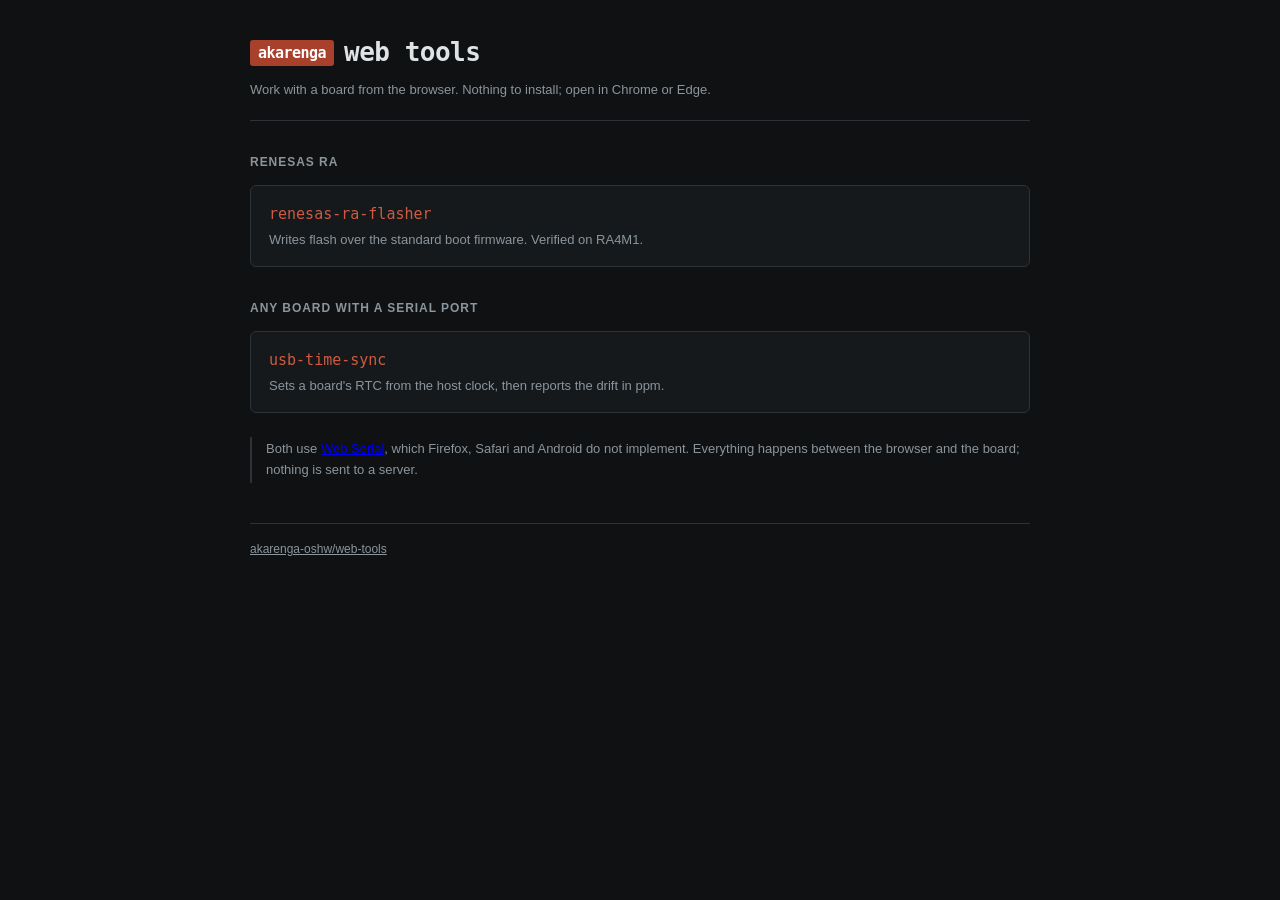
<file: index.html>
<!doctype html>
<html lang="en">
<head>
<meta charset="utf-8">
<meta name="viewport" content="width=device-width, initial-scale=1">
<title>web tools — akarenga-oshw</title>
<style>
  :root{
    --ink:#0f1113;
    --panel:#16191c;
    --panel-2:#1d2125;
    --line:#2c3237;
    --text:#dfe3e6;
    --dim:#8b959c;
    --brick:#a8402c;      /* red brick (akarenga) */
    --brick-lit:#d05a41;
    --mono: ui-monospace, "SF Mono", "Cascadia Mono", "Roboto Mono", "Noto Sans Mono CJK JP", Menlo, monospace;
    --ui: "Helvetica Neue", Arial, "Hiragino Sans", "Noto Sans JP", sans-serif;
  }
  *{box-sizing:border-box}
  body{
    margin:0; background:var(--ink); color:var(--text);
    font-family:var(--ui); font-size:14px; line-height:1.6;
  }
  .wrap{max-width:820px; margin:0 auto; padding:32px 20px 64px}

  header{border-bottom:1px solid var(--line); padding-bottom:20px; margin-bottom:28px}
  h1{
    font-family:var(--mono); font-size:26px; font-weight:600;
    letter-spacing:-0.02em; margin:0 0 6px;
  }
  h1 .chip{
    display:inline-block; background:var(--brick); color:#fff;
    padding:1px 8px; border-radius:3px; font-size:15px; vertical-align:3px; margin-right:10px;
  }
  header p{margin:0; color:var(--dim); font-size:13px}

  h2{
    font-size:12px; font-weight:600; letter-spacing:.08em; text-transform:uppercase;
    color:var(--dim); margin:32px 0 12px;
  }

  a.tool{
    display:block; text-decoration:none; color:inherit;
    background:var(--panel); border:1px solid var(--line); border-radius:6px;
    padding:16px 18px; margin-bottom:10px;
  }
  a.tool:hover{background:var(--panel-2); border-color:var(--brick)}
  a.tool .name{font-family:var(--mono); font-size:15px; color:var(--brick-lit)}
  a.tool .desc{margin:4px 0 0; color:var(--dim); font-size:13px}

  .note{
    border-left:2px solid var(--line); padding:2px 0 2px 14px;
    color:var(--dim); font-size:13px; margin:24px 0 0;
  }
  footer{margin-top:40px; padding-top:16px; border-top:1px solid var(--line); color:var(--dim); font-size:12px}
  footer a{color:var(--dim)}
</style>
</head>
<body>
<div class="wrap">

  <header>
    <h1><span class="chip">akarenga</span>web tools</h1>
    <p>Work with a board from the browser. Nothing to install; open in Chrome or Edge.</p>
  </header>

  <h2>Renesas RA</h2>

  <a class="tool" href="./renesas-ra-flasher/">
    <div class="name">renesas-ra-flasher</div>
    <p class="desc">
      Writes flash over the standard boot firmware. Verified on RA4M1.
    </p>
  </a>

  <h2>Any board with a serial port</h2>

  <a class="tool" href="./usb-time-sync/">
    <div class="name">usb-time-sync</div>
    <p class="desc">
      Sets a board's RTC from the host clock, then reports the drift in ppm.
    </p>
  </a>

  <p class="note">
    Both use <a href="https://developer.mozilla.org/en-US/docs/Web/API/Web_Serial_API">Web Serial</a>,
    which Firefox, Safari and Android do not implement. Everything happens between
    the browser and the board; nothing is sent to a server.
  </p>

  <footer>
    <a href="https://github.com/akarenga-oshw/web-tools">akarenga-oshw/web-tools</a>
  </footer>

</div>
</body>
</html>
</file>
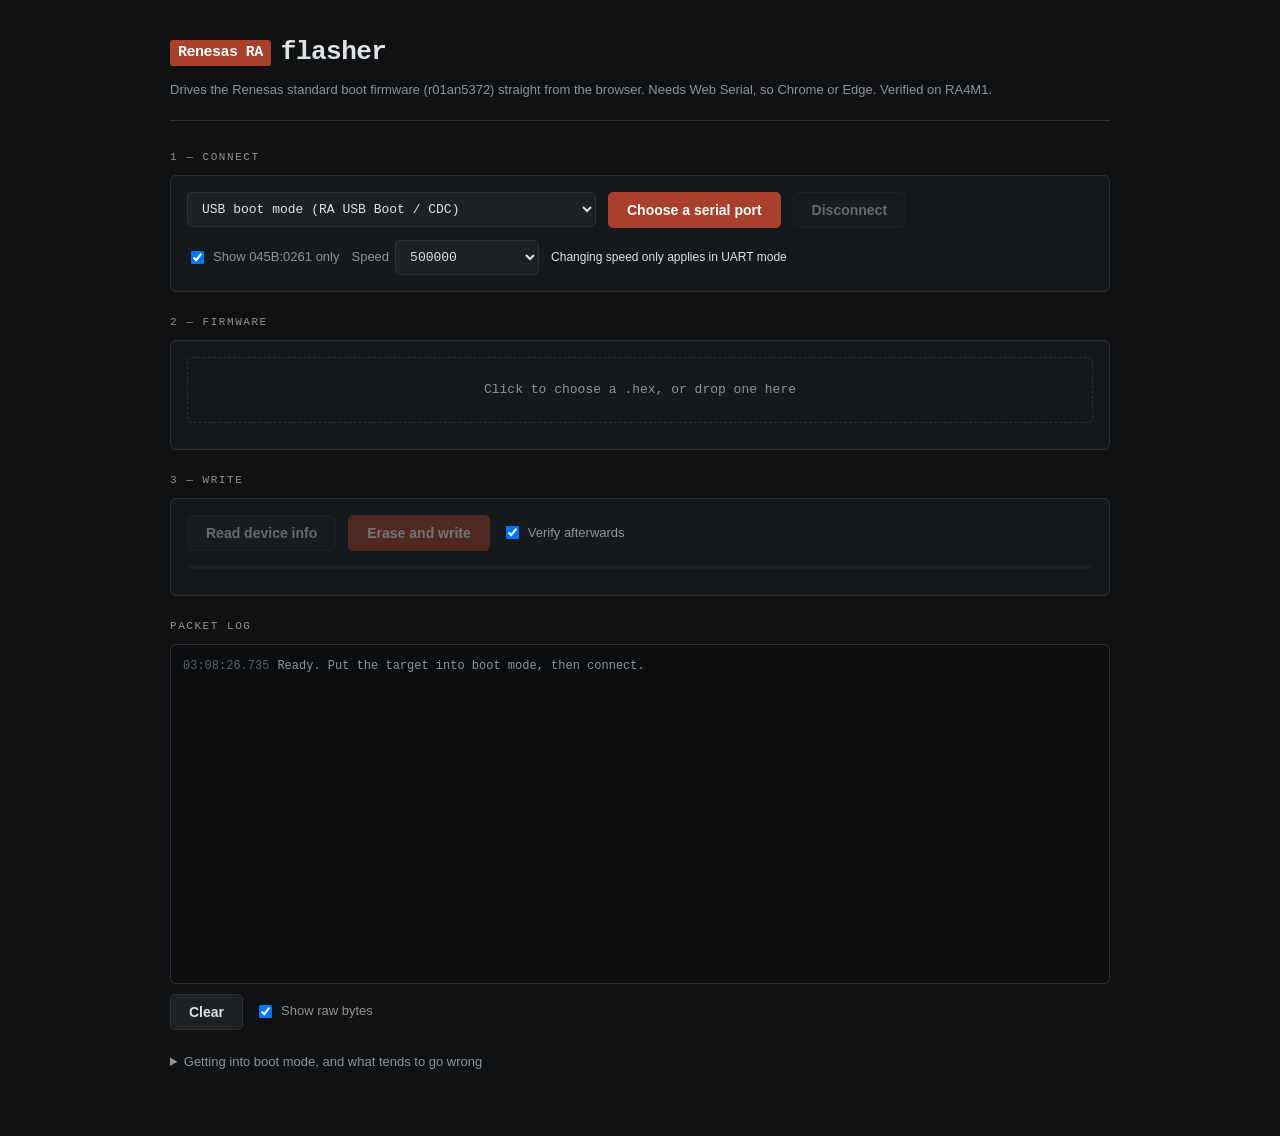
<file: renesas-ra-flasher/index.html>
<!DOCTYPE html>
<html lang="en">
<head>
<meta charset="utf-8">
<meta name="viewport" content="width=device-width, initial-scale=1">
<title>Renesas RA flasher</title>
<link rel="stylesheet" href="./style.css">
</head>
<body>
<div class="wrap">

<header>
  <h1><span class="chip">Renesas RA</span>flasher</h1>
  <p>Drives the Renesas standard boot firmware (r01an5372) straight from the browser. Needs Web Serial, so Chrome or Edge. Verified on RA4M1.</p>
</header>

<section>
  <div class="label">1 — Connect</div>
  <div class="panel">
    <div class="row">
      <select id="mode">
        <option value="usb">USB boot mode (RA USB Boot / CDC)</option>
        <option value="uart">SCI boot mode (USB-serial adapter, 2-wire UART)</option>
      </select>
      <button id="btnConnect" class="primary">Choose a serial port</button>
      <button id="btnDisconnect" disabled>Disconnect</button>
    </div>
    <div class="row">
      <label class="opt"><input type="checkbox" id="filterVid" checked> Show 045B:0261 only</label>
      <label class="opt">Speed <select id="baud">
        <option value="0">Leave at 9600</option>
        <option value="115200">115200</option>
        <option value="500000" selected>500000</option>
        <option value="1000000">1000000</option>
      </select></label>
      <span class="dim" style="font-size:12px">Changing speed only applies in UART mode</span>
    </div>
  </div>
</section>

<section>
  <div class="label">2 — Firmware</div>
  <div class="panel">
    <div class="drop" id="drop">Click to choose a .hex, or drop one here</div>
    <input type="file" id="file" accept=".hex,.ihx" hidden>
    <div class="stat" id="hexStat"></div>
  </div>
</section>

<section>
  <div class="label">3 — Write</div>
  <div class="panel">
    <div class="row">
      <button id="btnProbe" disabled>Read device info</button>
      <button id="btnFlash" class="primary" disabled>Erase and write</button>
      <label class="opt"><input type="checkbox" id="doVerify" checked> Verify afterwards</label>
    </div>
    <div class="bar"><i id="bar"></i></div>
    <div class="stat" id="devStat"></div>
  </div>
</section>

<section>
  <div class="label">Packet log</div>
  <div id="log"></div>
  <div class="row" style="margin-top:10px">
    <button id="btnClear">Clear</button>
    <label class="opt"><input type="checkbox" id="verbose" checked> Show raw bytes</label>
  </div>
</section>

<details>
  <summary>Getting into boot mode, and what tends to go wrong</summary>
  <p><b>USB boot mode:</b> release reset with the MD pin held low, then connect USB. The part enumerates as <code>045B:0261 "RA USB Boot"</code>. Baud rate and parity mean nothing over CDC, so there is no synchronisation sequence to do — the tool starts at Inquiry.</p>
  <p><b>SCI boot mode:</b> release reset with MD low, then at <code>9600 8N1</code> send <code>0x00</code> twice for an ACK of <code>0x00</code>, then <code>0x55</code> for the boot code <code>0xC3</code>. If nothing answers, the tool retries the synchronisation with ODD parity and switches to NONE once <code>0xC3</code> arrives. That behaviour is documented nowhere but has been reported on RA2 parts; RA4M1 normally works with NONE throughout.</p>
  <p><b>Windows:</b> Web Serial cannot see the port unless RA USB Boot is bound to usbser.sys. Check that it appears as a COM port in Device Manager first. Renesas Flash Programmer may have claimed it with a different driver.</p>
  <p><b>ID authentication:</b> on a part that carries an ID code, Inquiry answers with a flow error (<code>0xC3</code>). The tool then tries to authenticate with <code>FF</code>×16, which is what an unprotected part accepts.</p>
</details>

<script type="module" src="./app.js"></script>
</div>
</body>
</html>
</file>
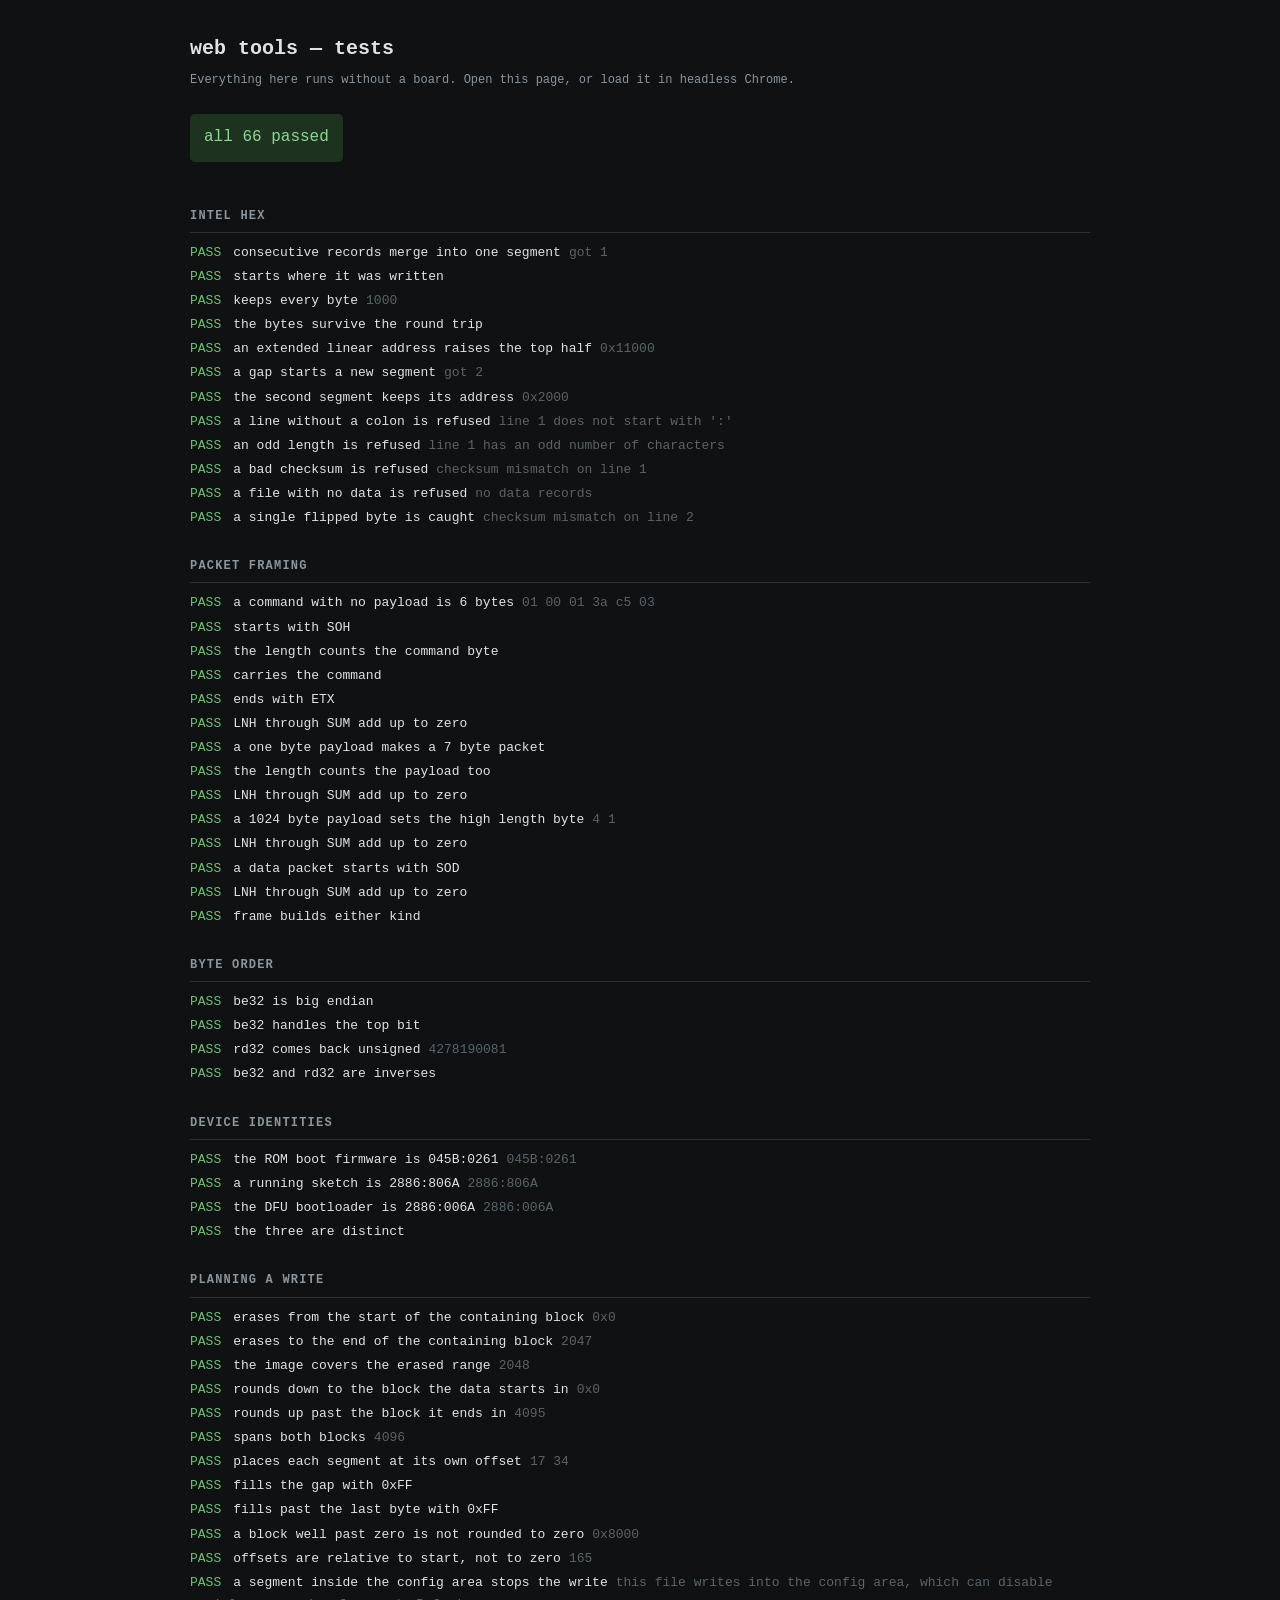
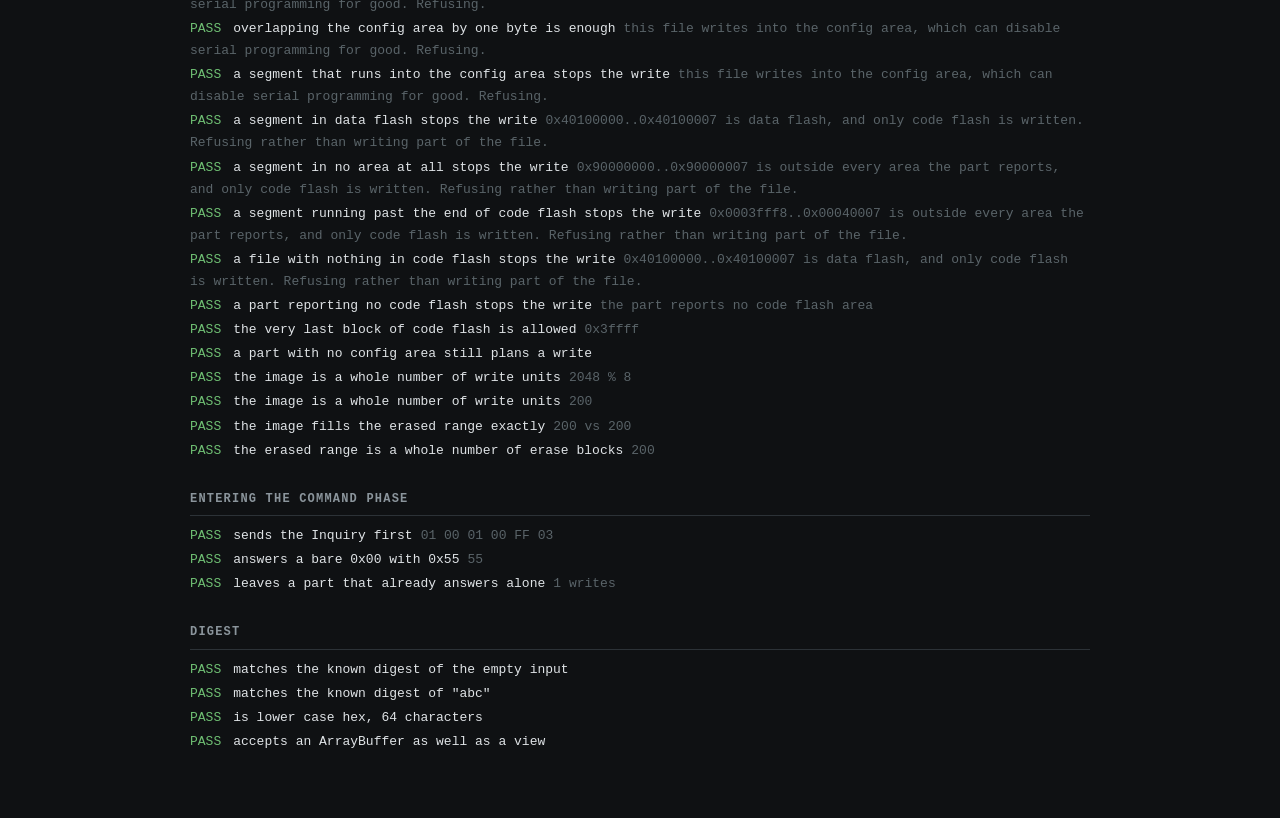
<file: tests/index.html>
<!doctype html>
<html lang="en">
<head>
<meta charset="utf-8">
<meta name="viewport" content="width=device-width, initial-scale=1">
<title>web tools — tests</title>
<style>
  body{margin:0; background:#0f1113; color:#dfe3e6;
       font-family:ui-monospace,"SF Mono","Roboto Mono",Menlo,monospace; font-size:13px; line-height:1.7}
  .wrap{max-width:900px; margin:0 auto; padding:32px 20px 64px}
  h1{font-size:20px; margin:0 0 4px}
  p.sub{color:#8b959c; margin:0 0 24px; font-size:12px}
  #summary{font-size:16px; padding:10px 14px; border-radius:5px; margin-bottom:18px; display:inline-block}
  #summary.pass{background:#1d3320; color:#8fd694}
  #summary.fail{background:#3a1f1f; color:#e98b88}
  h2{font-size:12px; letter-spacing:.1em; text-transform:uppercase; color:#8b959c;
     margin:26px 0 8px; border-bottom:1px solid #2c3237; padding-bottom:6px}
  .case{padding:1px 0}
  .ok::before {content:"PASS"; color:#6fbf73; margin-right:12px}
  .bad::before{content:"FAIL"; color:#d9534f; margin-right:12px}
  .bad{color:#e98b88}
  .note{color:#5a6469; margin-left:8px}
</style>
</head>
<body>
<div class="wrap">
  <h1>web tools — tests</h1>
  <p class="sub">Everything here runs without a board. Open this page, or load it in headless Chrome.</p>
  <div id="summary">running…</div>
  <div id="out"></div>
</div>

<script type="module">
import { parseIntelHex } from '../renesas-ra-flasher/hex.js';
import { frame, cmdPacket, dataPacket, be32, rd32, CMD, SOH, SOD, ETX, Boot }
  from '../renesas-ra-flasher/boot.js';
import { plan } from '../renesas-ra-flasher/plan.js';
import { sha256Hex } from '../shared/digest.js';
import { RA_USB_BOOT, AKARENGA_UNO_R4_MINIMA, AKARENGA_UNO_R4_MINIMA_DFU, describe }
  from '../shared/devices.js';

const out = document.getElementById('out');
let pass = 0, fail = 0;

function check(name, cond, note) {
  const d = document.createElement('div');
  d.className = 'case ' + (cond ? 'ok' : 'bad');
  d.textContent = name;
  if (note) { const s = document.createElement('span'); s.className = 'note'; s.textContent = note; d.append(s); }
  out.append(d);
  cond ? pass++ : fail++;
}

function rejects(name, fn, re) {
  try { fn(); check(name, false, 'no exception was thrown'); }
  catch (e) { check(name, !re || re.test(e.message), e.message); }
}

/* Run a group in isolation. Without this, one throw outside a check() ends the
   whole page and the remaining groups silently never run, which reads as a
   pass unless you count the cases. */
async function group(name, body) {
  const h = document.createElement('h2'); h.textContent = name; out.append(h);
  /* Awaited even when the body looks synchronous: an async body that is not
     awaited finishes after the tally is printed, and its cases never appear.
     A group that silently contributes nothing reads as a pass. */
  try { await body(); }
  catch (e) { check(`${name} did not finish`, false, e && e.message ? e.message : String(e)); }
}

/* Emit valid Intel HEX for a block of bytes, so the parser can be checked
   against data this file generated rather than against a committed fixture. */
function makeHex(addr, bytes, perLine = 16) {
  const rec = (len, off, type, data) => {
    const b = [len, (off >> 8) & 0xff, off & 0xff, type, ...data];
    const sum = (0x100 - (b.reduce((a, v) => a + v, 0) & 0xff)) & 0xff;
    return ':' + [...b, sum].map(v => v.toString(16).padStart(2, '0').toUpperCase()).join('');
  };
  const lines = [];
  let upper = -1;
  for (let i = 0; i < bytes.length; i += perLine) {
    const a = addr + i;
    const hi = (a >>> 16) & 0xffff;
    if (hi !== upper) { lines.push(rec(2, 0, 0x04, [(hi >> 8) & 0xff, hi & 0xff])); upper = hi; }
    const chunk = Array.from(bytes.slice(i, i + perLine));
    lines.push(rec(chunk.length, a & 0xffff, 0x00, chunk));
  }
  lines.push(rec(0, 0, 0x01, []));
  return lines.join('\n');
}

await group('Intel HEX', () => {
  {
    const bytes = new Uint8Array(1000);
    for (let i = 0; i < bytes.length; i++) bytes[i] = (i * 7) & 0xff;
    const segs = parseIntelHex(makeHex(0, bytes));
    check('consecutive records merge into one segment', segs.length === 1, `got ${segs.length}`);
    check('starts where it was written', segs[0].addr === 0);
    check('keeps every byte', segs[0].data.length === bytes.length, `${segs[0].data.length}`);
    check('the bytes survive the round trip', segs[0].data.every((v, i) => v === bytes[i]));
  }
  {
    const segs = parseIntelHex(makeHex(0x00011000, new Uint8Array([0x41, 0x42, 0x43, 0x44])));
    check('an extended linear address raises the top half',
      segs[0].addr === 0x00011000, '0x' + segs[0].addr.toString(16));
  }
  {
    /* A gap has to break the segment, or the image would be written shifted. */
    const a = makeHex(0x0000, new Uint8Array([1, 2, 3, 4])).replace(/\n:00000001FF$/, '');
    const b = makeHex(0x2000, new Uint8Array([5, 6, 7, 8]));
    const segs = parseIntelHex(a + '\n' + b);
    check('a gap starts a new segment', segs.length === 2, `got ${segs.length}`);
    check('the second segment keeps its address', segs[1].addr === 0x2000,
      '0x' + segs[1].addr.toString(16));
  }
  rejects('a line without a colon is refused', () => parseIntelHex('00000001FF'), /does not start/);
  rejects('an odd length is refused',          () => parseIntelHex(':0'),          /odd number/);
  rejects('a bad checksum is refused',         () => parseIntelHex(':00000001FE'), /checksum/);
  rejects('a file with no data is refused',    () => parseIntelHex(':00000001FF'), /no data records/);
  {
    /* Corrupting one byte of a real-looking file has to be caught: a truncated
       download looks exactly like this. */
    const good = makeHex(0, new Uint8Array([1, 2, 3, 4]));
    const bad = good.replace('01020304', '01020305');
    rejects('a single flipped byte is caught', () => parseIntelHex(bad), /checksum/);
  }
});

await group('Packet framing', () => {
  const sums = (p, from, to) => Array.from(p.slice(from, to)).reduce((a, b) => a + b, 0) & 0xff;
  {
    const p = cmdPacket(CMD.SIG);
    check('a command with no payload is 6 bytes', p.length === 6,
      Array.from(p, b => b.toString(16).padStart(2, '0')).join(' '));
    check('starts with SOH', p[0] === SOH);
    check('the length counts the command byte', p[1] === 0 && p[2] === 1);
    check('carries the command', p[3] === CMD.SIG);
    check('ends with ETX', p[5] === ETX);
    check('LNH through SUM add up to zero', sums(p, 1, 5) === 0);
  }
  {
    const p = cmdPacket(CMD.AREA, new Uint8Array([0]));
    check('a one byte payload makes a 7 byte packet', p.length === 7);
    check('the length counts the payload too', p[1] === 0 && p[2] === 2);
    check('LNH through SUM add up to zero', sums(p, 1, 6) === 0);
  }
  {
    const payload = new Uint8Array(1024).fill(0xA5);
    const p = cmdPacket(CMD.WRITE, payload);
    check('a 1024 byte payload sets the high length byte', p[1] === 0x04 && p[2] === 0x01,
      `${p[1]} ${p[2]}`);
    check('LNH through SUM add up to zero', sums(p, 1, p.length - 1) === 0);
  }
  {
    const p = dataPacket(CMD.WRITE, new Uint8Array([0xAA, 0xBB]));
    check('a data packet starts with SOD', p[0] === SOD);
    check('LNH through SUM add up to zero', sums(p, 1, p.length - 1) === 0);
  }
  check('frame builds either kind', frame(SOH, CMD.SIG, new Uint8Array(0))[0] === SOH &&
                                    frame(SOD, CMD.SIG, new Uint8Array(0))[0] === SOD);
});

await group('Byte order', () => {
  {
    const a = be32(0x12345678);
    check('be32 is big endian', a[0] === 0x12 && a[1] === 0x34 && a[2] === 0x56 && a[3] === 0x78);
    check('be32 handles the top bit', be32(0xFF000001)[0] === 0xFF);
    check('rd32 comes back unsigned',
      rd32(new Uint8Array([0xFF, 0, 0, 1]), 0) === 0xFF000001,
      String(rd32(new Uint8Array([0xFF, 0, 0, 1]), 0)));
    check('be32 and rd32 are inverses', rd32(be32(0xDEADBEEF), 0) === 0xDEADBEEF);
  }
});

await group('Device identities', () => {
  check('the ROM boot firmware is 045B:0261', describe(RA_USB_BOOT) === '045B:0261', describe(RA_USB_BOOT));
  check('a running sketch is 2886:806A',
    describe(AKARENGA_UNO_R4_MINIMA) === '2886:806A', describe(AKARENGA_UNO_R4_MINIMA));
  check('the DFU bootloader is 2886:006A',
    describe(AKARENGA_UNO_R4_MINIMA_DFU) === '2886:006A', describe(AKARENGA_UNO_R4_MINIMA_DFU));
  check('the three are distinct', new Set([
    describe(RA_USB_BOOT), describe(AKARENGA_UNO_R4_MINIMA), describe(AKARENGA_UNO_R4_MINIMA_DFU),
  ]).size === 3);
});

await group('Planning a write', () => {
  const CODE = { koa: 0, kind: 'code flash', sad: 0x00000000, ead: 0x0003FFFF, eau: 2048, wau: 8 };
  const seg = (addr, len, fill = 0xA5) => ({ addr, data: new Uint8Array(len).fill(fill) });

  {
    const p = plan([seg(0, 100)], [CODE]);
    check('erases from the start of the containing block', p.start === 0, '0x' + p.start.toString(16));
    check('erases to the end of the containing block', p.end === 2047, p.end);
    check('the image covers the erased range', p.image.length === 2048, p.image.length);
  }
  {
    /* Rounding has to go outwards at both ends, or the erase would leave part
       of the image sitting in a block that was never cleared. */
    const p = plan([seg(2040, 20)], [CODE]);
    check('rounds down to the block the data starts in', p.start === 0, '0x' + p.start.toString(16));
    check('rounds up past the block it ends in', p.end === 4095, p.end);
    check('spans both blocks', p.image.length === 4096, p.image.length);
  }
  {
    const p = plan([seg(0, 4, 0x11), seg(64, 4, 0x22)], [CODE]);
    check('places each segment at its own offset',
      p.image[0] === 0x11 && p.image[64] === 0x22, `${p.image[0]} ${p.image[64]}`);
    check('fills the gap with 0xFF', p.image[4] === 0xFF && p.image[63] === 0xFF);
    check('fills past the last byte with 0xFF', p.image[68] === 0xFF);
  }
  {
    const p = plan([seg(0x8000, 16)], [CODE]);
    check('a block well past zero is not rounded to zero', p.start === 0x8000,
      '0x' + p.start.toString(16));
    check('offsets are relative to start, not to zero', p.image[0] === 0xA5, p.image[0]);
  }

  /* Writing an ID code into the config area can disable serial programming for
     good, so a file that reaches into it has to stop the write rather than be
     quietly trimmed to the part that fits. */
  const CONFIG = { koa: 2, kind: 'config', sad: 0x01010008, ead: 0x01010033, eau: 0, wau: 4 };
  rejects('a segment inside the config area stops the write',
    () => plan([seg(0, 16), seg(0x01010008, 4)], [CODE, CONFIG]), /config/i);
  rejects('overlapping the config area by one byte is enough',
    () => plan([seg(0x01010033, 1)], [CODE, CONFIG]), /config/i);
  rejects('a segment that runs into the config area stops the write',
    () => plan([seg(0x01010000, 16)], [CODE, CONFIG]), /config/i);

  /* Only code flash is ever written, so a file reaching anywhere else would be
     written in part and reported as done. Refuse instead of trimming. */
  const DATA = { koa: 1, kind: 'data flash', sad: 0x40100000, ead: 0x40101FFF, eau: 1024, wau: 4 };
  rejects('a segment in data flash stops the write',
    () => plan([seg(0, 16), seg(0x40100000, 8)], [CODE, DATA]), /data flash/i);
  rejects('a segment in no area at all stops the write',
    () => plan([seg(0, 16), seg(0x90000000, 8)], [CODE, DATA]), /outside/i);
  rejects('a segment running past the end of code flash stops the write',
    () => plan([seg(0x0003FFF8, 16)], [CODE]), /outside|past/i);
  rejects('a file with nothing in code flash stops the write',
    () => plan([seg(0x40100000, 8)], [CODE, DATA]), /data flash/i);
  rejects('a part reporting no code flash stops the write',
    () => plan([seg(0, 16)], [DATA]), /code flash/i);

  {
    /* The boundary itself is fine: the last byte of code flash is writable. */
    const p = plan([seg(0x0003FFFC, 4)], [CODE]);
    check('the very last block of code flash is allowed', p.end === 0x0003FFFF,
      '0x' + p.end.toString(16));
  }
  {
    /* Not every part reports a config area, and one that does not must still
       be writable. */
    const p = plan([seg(0, 16)], [CODE]);
    check('a part with no config area still plans a write', p.image.length === 2048);
  }
  {
    /* The write command takes whole write units. An erase block is a multiple
       of one on every part seen so far, but the image is what gets sent, so
       check it rather than assume. */
    const p = plan([seg(0, 100)], [CODE]);
    check('the image is a whole number of write units',
      p.image.length % CODE.wau === 0, `${p.image.length} % ${CODE.wau}`);
  }
  {
    /* What is written must never reach past what was erased, so when the erase
       block is not a multiple of the write unit the erased range has to grow,
       not the image alone. */
    const ODD = Object.assign({}, CODE, { eau: 100, wau: 8 });
    const p = plan([seg(0, 10)], [ODD]);
    check('the image is a whole number of write units', p.image.length % 8 === 0, p.image.length);
    check('the image fills the erased range exactly',
      p.image.length === p.end - p.start + 1, `${p.image.length} vs ${p.end - p.start + 1}`);
    check('the erased range is a whole number of erase blocks',
      (p.end - p.start + 1) % 100 === 0, p.end - p.start + 1);
  }
});

/* A transport that replays scripted bytes, so the exchange with a part can be
   checked without one. */
class FakeTransport {
  constructor(replies = []) { this.sent = []; this.buf = new Uint8Array(0); this.replies = replies; }
  flush() { this.buf = new Uint8Array(0); }
  async write(bytes) {
    this.sent.push(Array.from(bytes));
    const next = this.replies.shift();
    if (next) { const n = new Uint8Array(this.buf.length + next.length);
                n.set(this.buf); n.set(next, this.buf.length); this.buf = n; }
  }
  async want(n) {
    if (this.buf.length < n) {
      const e = new Error(`receive timeout, waiting for ${n} bytes, have ` +
        `${this.buf.length}${this.buf.length ? ': ' + Array.from(this.buf,
          b => b.toString(16).padStart(2, '0').toUpperCase()).join(' ') : ''}`);
      throw e;
    }
    const out = this.buf.slice(0, n); this.buf = this.buf.slice(n); return out;
  }
  async reopen() {}
}

await group('Entering the command phase', async () => {
  const hexOf = a => a.map(b => b.toString(16).padStart(2, '0').toUpperCase()).join(' ');
  const okReply = [0x81, 0x00, 0x01, 0x00, 0xFF, 0x03];

  /* A part that has not been talked to yet answers the Inquiry with a single
     0x00, not a packet. The reply to that is 0x55, and it answers 0xC3. */
  await (async () => {
    const tr = new FakeTransport([[0x00], [0xC3]]);
    const b = new Boot(tr);
    await b.enterCommandPhase();
    check('sends the Inquiry first', hexOf(tr.sent[0]) === '01 00 01 00 FF 03', hexOf(tr.sent[0]));
    check('answers a bare 0x00 with 0x55', hexOf(tr.sent[1]) === '55', hexOf(tr.sent[1] || []));
  })();

  /* A part already in the command phase answers with a packet, and must not be
     sent 0x55 on top of it. */
  await (async () => {
    const tr = new FakeTransport([okReply]);
    const b = new Boot(tr);
    await b.enterCommandPhase();
    check('leaves a part that already answers alone', tr.sent.length === 1, `${tr.sent.length} writes`);
  })();
});

await group('Digest', async () => {
  {
    const enc = new TextEncoder();
    /* The published release note carries the SHA-256 of the .hex file, so what
       the page shows has to be the digest of the bytes as downloaded. */
    check('matches the known digest of the empty input',
      await sha256Hex(new Uint8Array(0)) ===
        'e3b0c44298fc1c149afbf4c8996fb92427ae41e4649b934ca495991b7852b855');
    check('matches the known digest of "abc"',
      await sha256Hex(enc.encode('abc')) ===
        'ba7816bf8f01cfea414140de5dae2223b00361a396177a9cb410ff61f20015ad');
    check('is lower case hex, 64 characters',
      /^[0-9a-f]{64}$/.test(await sha256Hex(enc.encode('x'))));
    check('accepts an ArrayBuffer as well as a view',
      await sha256Hex(enc.encode('abc').buffer) === await sha256Hex(enc.encode('abc')));
  }
});

/* ── Summary ── */
const s = document.getElementById('summary');
s.className = fail ? 'fail' : 'pass';
s.textContent = fail ? `${fail} failed, ${pass} passed` : `all ${pass} passed`;
document.title = s.textContent;
</script>
</body>
</html>
</file>
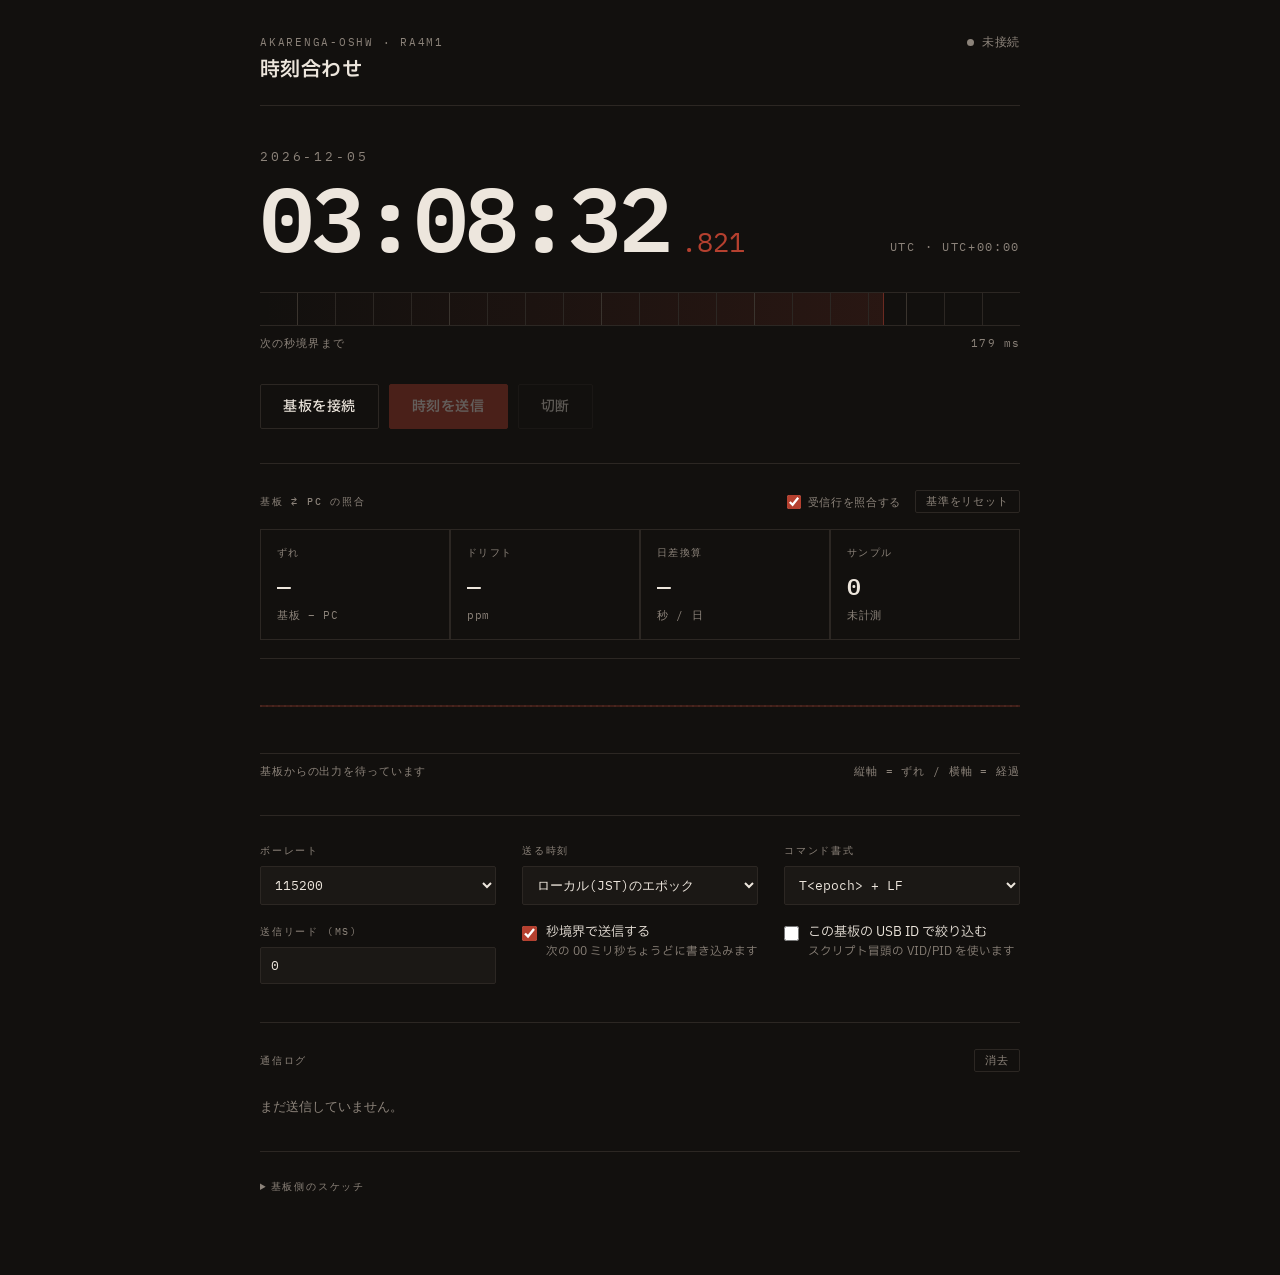
<file: usb-time-sync/index.html>
<!DOCTYPE html>
<html lang="ja">
<head>
<meta charset="utf-8">
<meta name="viewport" content="width=device-width, initial-scale=1">
<title>時刻合わせ — akarenga-oshw</title>
<link rel="preconnect" href="https://fonts.googleapis.com">
<link rel="preconnect" href="https://fonts.gstatic.com" crossorigin>
<link href="https://fonts.googleapis.com/css2?family=IBM+Plex+Mono:wght@400;500;600&family=IBM+Plex+Sans+JP:wght@400;500;600;700&display=swap" rel="stylesheet">
<style>
  :root{
    --ground:#12100E;
    --panel:#1B1815;
    --line:#2C2723;
    --brick:#B5402F;
    --brick-dim:#6B2A21;
    --text:#EDE6DD;
    --muted:#8C837A;
    --ok:#59A88C;
    --mono:"IBM Plex Mono", ui-monospace, SFMono-Regular, Menlo, monospace;
    --sans:"IBM Plex Sans JP", system-ui, -apple-system, "Hiragino Kaku Gothic ProN", "Noto Sans JP", sans-serif;
  }

  *{box-sizing:border-box;}

  html,body{margin:0;padding:0;}

  body{
    background:var(--ground);
    color:var(--text);
    font-family:var(--sans);
    font-size:15px;
    line-height:1.7;
    -webkit-font-smoothing:antialiased;
    padding:32px 20px 80px;
  }

  .wrap{max-width:760px;margin:0 auto;}

  /* ---- masthead ---------------------------------------------------- */

  .masthead{
    display:flex;
    align-items:baseline;
    justify-content:space-between;
    gap:16px;
    flex-wrap:wrap;
    padding-bottom:18px;
    border-bottom:1px solid var(--line);
  }
  .eyebrow{
    font-family:var(--mono);
    font-size:11px;
    letter-spacing:.16em;
    text-transform:uppercase;
    color:var(--muted);
    margin:0;
  }
  .masthead h1{
    font-size:20px;
    font-weight:600;
    letter-spacing:.02em;
    margin:2px 0 0;
  }
  .status{
    display:inline-flex;
    align-items:center;
    gap:8px;
    font-family:var(--mono);
    font-size:12px;
    letter-spacing:.06em;
    color:var(--muted);
  }
  .dot{
    width:7px;height:7px;border-radius:50%;
    background:var(--muted);
    flex:none;
  }
  .status[data-state="connected"]{color:var(--ok);}
  .status[data-state="connected"] .dot{background:var(--ok);}
  .status[data-state="busy"]{color:var(--brick);}
  .status[data-state="busy"] .dot{background:var(--brick);}

  /* ---- hero clock -------------------------------------------------- */

  .clock{padding:40px 0 0;}
  .clock .date{
    font-family:var(--mono);
    font-size:13px;
    letter-spacing:.22em;
    color:var(--muted);
  }
  .readout{
    display:flex;
    align-items:baseline;
    gap:10px;
    flex-wrap:wrap;
    margin-top:6px;
  }
  .hms{
    font-family:var(--mono);
    font-weight:600;
    font-size:clamp(3.2rem,13vw,5.6rem);
    line-height:.95;
    letter-spacing:-.03em;
    font-variant-numeric:tabular-nums;
  }
  .frac{
    font-family:var(--mono);
    font-weight:400;
    font-size:clamp(1.1rem,4vw,1.7rem);
    color:var(--brick);
    font-variant-numeric:tabular-nums;
  }
  .zone{
    font-family:var(--mono);
    font-size:12px;
    letter-spacing:.14em;
    color:var(--muted);
    margin-left:auto;
    align-self:flex-end;
    padding-bottom:8px;
  }

  /* ---- signature: the second boundary ------------------------------ */

  .boundary{margin-top:26px;}
  .track{
    position:relative;
    height:34px;
    border-top:1px solid var(--line);
    border-bottom:1px solid var(--line);
    overflow:hidden;
  }
  .sweep{
    position:absolute;
    inset:0 auto 0 0;
    width:0%;
    background:linear-gradient(90deg,transparent,rgba(181,64,47,.14));
    border-right:1px solid var(--brick-dim);
  }
  .boundary[data-armed="true"] .sweep{
    background:linear-gradient(90deg,rgba(181,64,47,.05),rgba(181,64,47,.42));
    border-right-color:var(--brick);
  }
  .ticks{position:absolute;inset:0;display:flex;}
  .ticks span{
    flex:1;
    border-right:1px solid var(--line);
  }
  .ticks span:last-child{border-right:0;}
  .ticks span:nth-child(4n+1){border-right-color:#3A342E;}
  .boundary .caption{
    display:flex;
    justify-content:space-between;
    gap:12px;
    font-family:var(--mono);
    font-size:11px;
    letter-spacing:.1em;
    color:var(--muted);
    padding-top:8px;
  }
  .boundary[data-armed="true"] .caption{color:var(--brick);}

  /* ---- controls ---------------------------------------------------- */

  .controls{
    display:flex;
    gap:10px;
    flex-wrap:wrap;
    margin-top:32px;
  }
  button{
    font-family:var(--sans);
    font-size:14px;
    font-weight:500;
    letter-spacing:.04em;
    color:var(--text);
    background:transparent;
    border:1px solid var(--line);
    border-radius:2px;
    padding:11px 22px;
    cursor:pointer;
    transition:border-color .15s, background .15s, color .15s;
  }
  button:hover:not(:disabled){border-color:#4A423B;}
  button:focus-visible{outline:2px solid var(--brick);outline-offset:2px;}
  button:disabled{opacity:.34;cursor:not-allowed;}
  button.primary{
    background:var(--brick);
    border-color:var(--brick);
    color:#FFF3EE;
    font-weight:600;
  }
  button.primary:hover:not(:disabled){background:#C64936;border-color:#C64936;}

  /* ---- options ----------------------------------------------------- */

  .options{
    display:grid;
    grid-template-columns:repeat(auto-fit,minmax(190px,1fr));
    gap:18px 26px;
    margin-top:34px;
    padding-top:26px;
    border-top:1px solid var(--line);
  }
  .field label{
    display:block;
    font-family:var(--mono);
    font-size:10px;
    letter-spacing:.18em;
    text-transform:uppercase;
    color:var(--muted);
    margin-bottom:7px;
  }
  select, input[type="number"]{
    width:100%;
    font-family:var(--mono);
    font-size:13px;
    color:var(--text);
    background:var(--panel);
    border:1px solid var(--line);
    border-radius:2px;
    padding:9px 10px;
  }
  select:focus-visible, input:focus-visible{outline:2px solid var(--brick);outline-offset:1px;}
  .check{
    display:flex;
    align-items:flex-start;
    gap:9px;
    font-size:13px;
    color:var(--text);
    cursor:pointer;
    line-height:1.5;
  }
  .check input{
    accent-color:var(--brick);
    margin:3px 0 0;
    flex:none;
    width:15px;height:15px;
  }
  .check span small{
    display:block;
    color:var(--muted);
    font-size:11.5px;
  }

  /* ---- compare ----------------------------------------------------- */

  .compare{
    margin-top:34px;
    padding-top:26px;
    border-top:1px solid var(--line);
  }
  .compare-head{
    display:flex;
    align-items:center;
    justify-content:space-between;
    gap:14px;
    flex-wrap:wrap;
  }
  .compare-head h2{
    font-family:var(--mono);
    font-size:10px;
    letter-spacing:.18em;
    text-transform:uppercase;
    color:var(--muted);
    font-weight:500;
    margin:0;
  }
  .compare-head .acts{display:flex;align-items:center;gap:14px;}
  .chip{
    display:inline-flex;
    align-items:center;
    gap:7px;
    font-family:var(--mono);
    font-size:11px;
    letter-spacing:.06em;
    color:var(--muted);
    cursor:pointer;
  }
  .chip input{accent-color:var(--brick);width:14px;height:14px;margin:0;}
  .compare-head button{
    padding:3px 10px;
    font-size:11px;
    font-family:var(--mono);
    letter-spacing:.08em;
    color:var(--muted);
  }
  .stats{
    display:grid;
    grid-template-columns:repeat(auto-fit,minmax(140px,1fr));
    gap:2px;
    margin-top:16px;
    background:var(--line);
    border:1px solid var(--line);
  }
  .stat{background:var(--ground);padding:14px 16px;}
  .stat .k{
    display:block;
    font-family:var(--mono);
    font-size:10px;
    letter-spacing:.14em;
    text-transform:uppercase;
    color:var(--muted);
  }
  .stat .v{
    display:block;
    font-family:var(--mono);
    font-weight:600;
    font-size:23px;
    letter-spacing:-.01em;
    font-variant-numeric:tabular-nums;
    margin-top:5px;
  }
  .stat .u{
    display:block;
    font-family:var(--mono);
    font-size:10.5px;
    color:var(--muted);
    letter-spacing:.06em;
    margin-top:2px;
  }
  .stat[data-tone="ok"] .v{color:var(--ok);}
  .stat[data-tone="warn"] .v{color:var(--brick);}
  .spark{
    display:block;
    width:100%;
    height:96px;
    margin-top:18px;
    border:1px solid var(--line);
    border-left:0;border-right:0;
  }
  .spark .zero{stroke:#3A342E;stroke-dasharray:2 4;}
  .spark .fit{stroke:var(--brick-dim);}
  .spark .trace{stroke:var(--brick);fill:none;}
  .compare .caption{
    display:flex;
    justify-content:space-between;
    gap:12px;
    flex-wrap:wrap;
    font-family:var(--mono);
    font-size:11px;
    letter-spacing:.08em;
    color:var(--muted);
    padding-top:8px;
  }

  /* ---- log --------------------------------------------------------- */

  .log-head{
    display:flex;
    align-items:baseline;
    justify-content:space-between;
    margin:38px 0 0;
    padding-top:26px;
    border-top:1px solid var(--line);
  }
  .log-head h2{
    font-family:var(--mono);
    font-size:10px;
    letter-spacing:.18em;
    text-transform:uppercase;
    color:var(--muted);
    font-weight:500;
    margin:0;
  }
  .log-head button{
    padding:3px 10px;
    font-size:11px;
    font-family:var(--mono);
    letter-spacing:.08em;
    color:var(--muted);
  }
  #log{
    font-family:var(--mono);
    font-size:12.5px;
    line-height:1.85;
    margin-top:12px;
    max-height:270px;
    overflow-y:auto;
  }
  .row{display:flex;gap:14px;}
  .row .t{color:#5E564E;flex:none;font-variant-numeric:tabular-nums;}
  .row .m{word-break:break-all;}
  .row.tx .m{color:var(--text);}
  .row.rx .m{color:var(--ok);}
  .row.err .m{color:var(--brick);}
  .row.sys .m{color:var(--muted);}
  .empty{color:var(--muted);font-family:var(--mono);font-size:12.5px;margin-top:12px;}

  /* ---- notice + sketch --------------------------------------------- */

  .notice{
    border:1px solid var(--brick-dim);
    background:rgba(181,64,47,.07);
    border-radius:2px;
    padding:16px 18px;
    margin-top:28px;
    font-size:13.5px;
  }
  .notice strong{color:var(--brick);font-weight:600;}
  .notice.hidden{display:none;}

  details{
    margin-top:34px;
    padding-top:26px;
    border-top:1px solid var(--line);
  }
  summary{
    font-family:var(--mono);
    font-size:10px;
    letter-spacing:.18em;
    text-transform:uppercase;
    color:var(--muted);
    cursor:pointer;
  }
  summary:focus-visible{outline:2px solid var(--brick);outline-offset:3px;}
  pre{
    font-family:var(--mono);
    font-size:12.5px;
    line-height:1.75;
    color:#C8C0B7;
    background:var(--panel);
    border:1px solid var(--line);
    border-radius:2px;
    padding:16px;
    overflow-x:auto;
    margin:14px 0 0;
  }
  details p{color:var(--muted);font-size:13px;margin:14px 0 0;}

  @media (prefers-reduced-motion: reduce){
    *{transition:none !important;}
  }
</style>
</head>
<body>
<div class="wrap">

  <header class="masthead">
    <div>
      <p class="eyebrow">akarenga-oshw · RA4M1</p>
      <h1>時刻合わせ</h1>
    </div>
    <div class="status" id="status" data-state="idle"><span class="dot"></span><span id="statusText">未接続</span></div>
  </header>

  <div class="notice hidden" id="notice"></div>

  <section class="clock">
    <div class="date" id="date">————-——-——</div>
    <div class="readout">
      <span class="hms" id="hms">--:--:--</span>
      <span class="frac" id="frac">.000</span>
      <span class="zone" id="zone">JST · UTC+09:00</span>
    </div>
  </section>

  <section class="boundary" id="boundary" data-armed="false">
    <div class="track">
      <div class="sweep" id="sweep"></div>
      <div class="ticks" id="ticks"></div>
    </div>
    <div class="caption">
      <span id="boundaryLabel">次の秒境界まで</span>
      <span id="boundaryMs">— ms</span>
    </div>
  </section>

  <div class="controls">
    <button id="connect">基板を接続</button>
    <button id="send" class="primary" disabled>時刻を送信</button>
    <button id="disconnect" disabled>切断</button>
  </div>

  <section class="compare">
    <div class="compare-head">
      <h2>基板 ⇄ PC の照合</h2>
      <div class="acts">
        <label class="chip"><input type="checkbox" id="watch" checked>受信行を照合する</label>
        <button id="resetDrift">基準をリセット</button>
      </div>
    </div>
    <div class="stats">
      <div class="stat" id="statOffset"><span class="k">ずれ</span><span class="v" id="offsetV">—</span><span class="u">基板 − PC</span></div>
      <div class="stat" id="statPpm"><span class="k">ドリフト</span><span class="v" id="ppmV">—</span><span class="u">ppm</span></div>
      <div class="stat"><span class="k">日差換算</span><span class="v" id="dayV">—</span><span class="u">秒 / 日</span></div>
      <div class="stat"><span class="k">サンプル</span><span class="v" id="nV">0</span><span class="u" id="spanV">未計測</span></div>
    </div>
    <svg class="spark" id="spark" viewBox="0 0 700 96" preserveAspectRatio="none" aria-label="ずれの推移">
      <line class="zero" id="sparkZero" x1="0" y1="48" x2="700" y2="48" vector-effect="non-scaling-stroke"></line>
      <line class="fit" id="sparkFit" x1="0" y1="48" x2="700" y2="48" vector-effect="non-scaling-stroke"></line>
      <polyline class="trace" id="sparkTrace" points="" vector-effect="non-scaling-stroke"></polyline>
    </svg>
    <div class="caption">
      <span id="sparkRange">基板からの出力を待っています</span>
      <span id="sparkNote">縦軸 = ずれ / 横軸 = 経過</span>
    </div>
  </section>

  <section class="options">
    <div class="field">
      <label for="baud">ボーレート</label>
      <select id="baud">
        <option>9600</option>
        <option selected>115200</option>
        <option>230400</option>
        <option>460800</option>
      </select>
    </div>
    <div class="field">
      <label for="tz">送る時刻</label>
      <select id="tz">
        <option value="local" selected>ローカル(JST)のエポック</option>
        <option value="utc">UTC エポック</option>
      </select>
    </div>
    <div class="field">
      <label for="prefix">コマンド書式</label>
      <select id="prefix">
        <option value="T\n" selected>T&lt;epoch&gt; + LF</option>
        <option value="T\r\n">T&lt;epoch&gt; + CRLF</option>
        <option value="\n">&lt;epoch&gt; のみ + LF</option>
      </select>
    </div>
    <div class="field">
      <label for="lead">送信リード (ms)</label>
      <input type="number" id="lead" value="0" min="0" max="500" step="5">
    </div>
    <label class="check">
      <input type="checkbox" id="atBoundary" checked>
      <span>秒境界で送信する<small>次の 00 ミリ秒ちょうどに書き込みます</small></span>
    </label>
    <label class="check">
      <input type="checkbox" id="useFilter">
      <span>この基板の USB ID で絞り込む<small>スクリプト冒頭の VID/PID を使います</small></span>
    </label>
  </section>

  <div class="log-head">
    <h2>通信ログ</h2>
    <button id="clearLog">消去</button>
  </div>
  <div id="log"></div>
  <p class="empty" id="logEmpty">まだ送信していません。</p>

  <details>
    <summary>基板側のスケッチ</summary>
<pre>#include "RTC.h"

volatile bool tick = false;
void onTick() { tick = true; }

char buf[16];
uint8_t len = 0;

void setup() {
  Serial.begin(115200);
  RTC.begin();
  RTC.setPeriodicCallback(onTick, Period::ONCE_EVERY_1_SEC);
}

void loop() {
  // 1秒ごとに現在時刻を出力する(照合用)
  if (tick) {
    tick = false;
    RTCTime now;
    RTC.getTime(now);
    Serial.println(now.getUnixTime());
  }

  // T&lt;epoch&gt; を受け取ったら RTC を合わせる(ブロックしない)
  while (Serial.available()) {
    char c = Serial.read();
    if (c == '\n' || c == '\r') {
      buf[len] = '\0';
      if (len > 1 && buf[0] == 'T') {
        RTCTime t;
        t.setUnixTime(strtoul(buf + 1, nullptr, 10));
        RTC.setTime(t);
      }
      len = 0;
    } else if (len &lt; sizeof(buf) - 1) {
      buf[len++] = c;
    }
  }
}</pre>
    <p><code>Serial.find()</code> と <code>parseInt()</code> は待ちが入って1秒ごとの出力を乱すので、受信は自前のバッファに変えています。「ローカル(JST)のエポック」を選ぶと RTC には JST がそのまま入ります。RTC を UTC で回すなら「UTC エポック」を選んでください。</p>
  </details>

</div>

<script>
// ── この基板の USB ID(CDC 側)────────────────────────────────
// 「USB ID で絞り込む」を使うときに参照します。取得済みの値に置き換えてください。
const USB_FILTER = { usbVendorId: 0x1209, usbProductId: 0x0001 };

const $ = (id) => document.getElementById(id);
const els = {
  status: $('status'), statusText: $('statusText'), notice: $('notice'),
  date: $('date'), hms: $('hms'), frac: $('frac'), zone: $('zone'),
  boundary: $('boundary'), sweep: $('sweep'), ticks: $('ticks'),
  boundaryLabel: $('boundaryLabel'), boundaryMs: $('boundaryMs'),
  connect: $('connect'), send: $('send'), disconnect: $('disconnect'),
  baud: $('baud'), tz: $('tz'), prefix: $('prefix'), lead: $('lead'),
  atBoundary: $('atBoundary'), useFilter: $('useFilter'),
  log: $('log'), logEmpty: $('logEmpty'), clearLog: $('clearLog'),
  watch: $('watch'), resetDrift: $('resetDrift'),
  offsetV: $('offsetV'), ppmV: $('ppmV'), dayV: $('dayV'), nV: $('nV'), spanV: $('spanV'),
  statOffset: $('statOffset'), statPpm: $('statPpm'),
  sparkZero: $('sparkZero'), sparkFit: $('sparkFit'), sparkTrace: $('sparkTrace'),
  sparkRange: $('sparkRange'),
};

let port = null, reader = null, readLoop = null, armed = false, armTimer = null;

// ── 目盛り ────────────────────────────────────────────────
for (let i = 0; i < 20; i++) els.ticks.appendChild(document.createElement('span'));

// ── タイムゾーン表示 ───────────────────────────────────────
(function showZone() {
  const off = -new Date().getTimezoneOffset();
  const sign = off < 0 ? '-' : '+';
  const h = String(Math.floor(Math.abs(off) / 60)).padStart(2, '0');
  const m = String(Math.abs(off) % 60).padStart(2, '0');
  const name = Intl.DateTimeFormat().resolvedOptions().timeZone || 'local';
  els.zone.textContent = `${name} · UTC${sign}${h}:${m}`;
})();

// ── 対応チェック ───────────────────────────────────────────
if (!('serial' in navigator)) {
  els.notice.classList.remove('hidden');
  els.notice.innerHTML = '<strong>このブラウザは Web Serial に対応していません。</strong><br>Chrome か Edge で開いてください。Safari と Firefox は未対応です。ページは HTTPS(または localhost)で配信する必要があります。';
  els.connect.disabled = true;
}

// ── 時計 ──────────────────────────────────────────────────
const pad = (n, w = 2) => String(n).padStart(w, '0');

function tick() {
  const d = new Date();
  els.date.textContent = `${d.getFullYear()}-${pad(d.getMonth() + 1)}-${pad(d.getDate())}`;
  els.hms.textContent = `${pad(d.getHours())}:${pad(d.getMinutes())}:${pad(d.getSeconds())}`;
  const ms = d.getMilliseconds();
  els.frac.textContent = '.' + pad(ms, 3);
  els.sweep.style.width = (ms / 10) + '%';
  if (!armed) els.boundaryMs.textContent = (1000 - ms) + ' ms';
  requestAnimationFrame(tick);
}
requestAnimationFrame(tick);

// ── ログ ──────────────────────────────────────────────────
function log(kind, message) {
  els.logEmpty.style.display = 'none';
  const d = new Date();
  const row = document.createElement('div');
  row.className = 'row ' + kind;
  const t = document.createElement('span');
  t.className = 't';
  t.textContent = `${pad(d.getHours())}:${pad(d.getMinutes())}:${pad(d.getSeconds())}.${pad(d.getMilliseconds(), 3)}`;
  const m = document.createElement('span');
  m.className = 'm';
  m.textContent = message;
  row.append(t, m);
  els.log.append(row);
  els.log.scrollTop = els.log.scrollHeight;
}

els.clearLog.addEventListener('click', () => {
  els.log.textContent = '';
  els.logEmpty.style.display = '';
});

function setStatus(state, text) {
  els.status.dataset.state = state;
  els.statusText.textContent = text;
}

// ── 接続 ──────────────────────────────────────────────────
els.connect.addEventListener('click', async () => {
  try {
    const opts = els.useFilter.checked ? { filters: [USB_FILTER] } : {};
    port = await navigator.serial.requestPort(opts);
    await port.open({ baudRate: Number(els.baud.value) });

    const info = port.getInfo();
    const id = info.usbVendorId
      ? `VID ${info.usbVendorId.toString(16).padStart(4, '0')} / PID ${info.usbProductId.toString(16).padStart(4, '0')}`
      : 'シリアルポート';
    log('sys', `${id} を ${els.baud.value} bps で開きました`);

    setStatus('connected', '接続済み');
    els.connect.disabled = true;
    els.send.disabled = false;
    els.disconnect.disabled = false;
    els.baud.disabled = true;
    readLoop = listen();
  } catch (e) {
    if (e.name === 'NotFoundError') return;   // ダイアログを閉じただけ
    log('err', `接続できません: ${e.message}`);
  }
});

// ── 受信 ──────────────────────────────────────────────────
async function listen() {
  const decoder = new TextDecoder();
  let buffer = '';
  try {
    reader = port.readable.getReader();
    while (true) {
      const { value, done } = await reader.read();
      const rxAt = Date.now();               // 到着した瞬間を測定基準にする
      if (done) break;
      buffer += decoder.decode(value, { stream: true });
      let i;
      while ((i = buffer.search(/\r?\n/)) >= 0) {
        const line = buffer.slice(0, i).trim();
        buffer = buffer.slice(i).replace(/^\r?\n/, '');
        if (line) handleLine(line, rxAt);
      }
    }
  } catch (e) {
    log('err', `受信が途切れました: ${e.message}`);
  } finally {
    try { reader.releaseLock(); } catch {}
    reader = null;
  }
}

// ── 照合 ──────────────────────────────────────────────────
// 基板が「自分の秒が変わった瞬間」に時刻を出力する前提で、
// その行が届いた PC 時刻と突き合わせる。
const MAX_SAMPLES = 900;
let samples = [];

// 「送る時刻」の選択と同じ基準で PC 側のエポックを作る
function pcEpochMsAt(t) {
  return els.tz.value === 'utc' ? t : t - new Date(t).getTimezoneOffset() * 60000;
}

function parseBoardTime(line) {
  let m = line.match(/(?:^|[^\d.])(\d{9,11})(?![\d.])/);      // エポック秒
  if (m) return Number(m[1]) * 1000;

  m = line.match(/(\d{4})-(\d{2})-(\d{2})[T ](\d{2}):(\d{2}):(\d{2})/); // ISO 風
  if (m) return Date.UTC(+m[1], +m[2] - 1, +m[3], +m[4], +m[5], +m[6]);

  return null;
}

function handleLine(line, rxAt) {
  const boardMs = els.watch.checked ? parseBoardTime(line) : null;
  if (boardMs === null) { log('rx', '← ' + line); return; }

  const offset = boardMs - pcEpochMsAt(rxAt);
  if (Math.abs(offset) > 100 * 86400000) {      // 時刻に見えない数値は捨てる
    log('rx', '← ' + line);
    return;
  }

  samples.push({ t: rxAt, off: offset });
  if (samples.length > MAX_SAMPLES) samples.shift();
  log('rx', `← ${line}   ${fmtOffset(offset)}`);
  render();
}

function fmtOffset(ms) {
  const s = ms < 0 ? '-' : '+';
  const a = Math.abs(ms);
  return a < 1000 ? `${s}${Math.round(a)} ms` : `${s}${(a / 1000).toFixed(3)} s`;
}

function fmtSpan(sec) {
  const m = Math.floor(sec / 60);
  return m ? `${m}分${pad(Math.floor(sec % 60))}秒` : `${Math.floor(sec)}秒`;
}

// 最小二乗で ppm を出す(USB CDC の一定遅延は傾きに影響しない)
function regression() {
  const n = samples.length;
  if (n < 3) return null;
  const t0 = samples[0].t;
  const span = (samples[n - 1].t - t0) / 1000;
  if (span < 20) return null;
  let sx = 0, sy = 0, sxx = 0, sxy = 0;
  for (const p of samples) {
    const x = (p.t - t0) / 1000, y = p.off;
    sx += x; sy += y; sxx += x * x; sxy += x * y;
  }
  const den = n * sxx - sx * sx;
  if (den <= 0) return null;
  const slope = (n * sxy - sx * sy) / den;       // ms / 秒
  const icept = (sy - slope * sx) / n;
  return { slope, icept, ppm: slope * 1000, span, t0 };
}

function render() {
  const n = samples.length;
  els.nV.textContent = n;

  if (!n) {
    els.offsetV.textContent = '—';
    els.ppmV.textContent = '—';
    els.dayV.textContent = '—';
    els.spanV.textContent = '未計測';
    els.statOffset.dataset.tone = '';
    els.statPpm.dataset.tone = '';
    els.sparkTrace.setAttribute('points', '');
    els.sparkFit.setAttribute('y1', 48); els.sparkFit.setAttribute('y2', 48);
    els.sparkRange.textContent = '基板からの出力を待っています';
    return;
  }

  const last = samples[n - 1].off;
  els.offsetV.textContent = fmtOffset(last);
  els.statOffset.dataset.tone = Math.abs(last) < 100 ? 'ok' : Math.abs(last) > 1000 ? 'warn' : '';

  const span = (samples[n - 1].t - samples[0].t) / 1000;
  els.spanV.textContent = fmtSpan(span);

  const fit = regression();
  if (fit) {
    const sign = fit.ppm < 0 ? '-' : '+';
    els.ppmV.textContent = sign + Math.abs(fit.ppm).toFixed(1);
    els.dayV.textContent = sign + Math.abs(fit.ppm * 0.0864).toFixed(2);
    els.statPpm.dataset.tone = Math.abs(fit.ppm) <= 20 ? 'ok' : Math.abs(fit.ppm) > 100 ? 'warn' : '';
  } else {
    els.ppmV.textContent = '—';
    els.dayV.textContent = '—';
    els.statPpm.dataset.tone = '';
  }
  drawSpark(fit);
}

function drawSpark(fit) {
  const W = 700, H = 96, PAD = 8;
  const n = samples.length;
  const t0 = samples[0].t, t1 = samples[n - 1].t;
  const dt = Math.max(1, t1 - t0);

  let lo = Math.min(...samples.map(p => p.off));
  let hi = Math.max(...samples.map(p => p.off));
  if (hi - lo < 20) { const c = (hi + lo) / 2; lo = c - 10; hi = c + 10; }
  const pad = (hi - lo) * 0.15;
  lo -= pad; hi += pad;

  const X = (t) => (n === 1 ? W : ((t - t0) / dt) * W);
  const Y = (v) => PAD + (1 - (v - lo) / (hi - lo)) * (H - PAD * 2);

  els.sparkTrace.setAttribute('points', samples.map(p => `${X(p.t).toFixed(1)},${Y(p.off).toFixed(1)}`).join(' '));

  const zeroY = Y(0);
  const zeroVisible = zeroY >= 0 && zeroY <= H;
  els.sparkZero.setAttribute('y1', zeroVisible ? zeroY : -10);
  els.sparkZero.setAttribute('y2', zeroVisible ? zeroY : -10);

  if (fit) {
    els.sparkFit.setAttribute('y1', Y(fit.icept));
    els.sparkFit.setAttribute('y2', Y(fit.icept + fit.slope * (dt / 1000)));
  } else {
    els.sparkFit.setAttribute('y1', -10); els.sparkFit.setAttribute('y2', -10);
  }

  els.sparkRange.textContent = `${fmtOffset(lo)} 〜 ${fmtOffset(hi)}`;
}

function resetSamples(reason) {
  samples = [];
  render();
  if (reason) log('sys', reason);
}

els.resetDrift.addEventListener('click', () => resetSamples('照合の基準をリセットしました'));
els.tz.addEventListener('change', () => resetSamples('時刻の基準を変えたので照合をやり直します'));
render();

// ── 送信 ──────────────────────────────────────────────────
function buildCommand(now) {
  const utc = Math.round(now / 1000);
  const epoch = els.tz.value === 'utc'
    ? utc
    : utc - new Date().getTimezoneOffset() * 60;
  const raw = els.prefix.value;
  const head = raw.startsWith('T') ? 'T' : '';
  const tail = raw.includes('\r') ? '\r\n' : '\n';
  return { text: `${head}${epoch}${tail}`, epoch };
}

async function transmit() {
  const now = Date.now();
  const { text, epoch } = buildCommand(now);
  const writer = port.writable.getWriter();
  try {
    await writer.write(new TextEncoder().encode(text));
    const off = Date.now() % 1000;
    log('tx', `→ ${text.trim()}  (境界から ${off > 500 ? off - 1000 : off} ms)`);
    resetSamples('RTC を合わせたので照合の基準を取り直します');
  } catch (e) {
    log('err', `送信できません: ${e.message}`);
  } finally {
    writer.releaseLock();
  }
  return epoch;
}

els.send.addEventListener('click', async () => {
  if (!port?.writable) return;

  if (!els.atBoundary.checked) {
    await transmit();
    return;
  }

  if (armed) {                       // 予約中にもう一度押したら取り消し
    clearTimeout(armTimer);
    disarm();
    log('sys', '送信を取り消しました');
    return;
  }

  armed = true;
  els.boundary.dataset.armed = 'true';
  els.boundaryLabel.textContent = '秒境界で送信します';
  els.send.textContent = '送信を取り消す';
  setStatus('busy', '待機中');

  const lead = Number(els.lead.value) || 0;
  const delay = Math.max(0, 1000 - (Date.now() % 1000) - lead);
  els.boundaryMs.textContent = `T-${delay} ms`;
  armTimer = setTimeout(async () => {
    await transmit();
    disarm();
  }, delay);
});

function disarm() {
  armed = false;
  els.boundary.dataset.armed = 'false';
  els.boundaryLabel.textContent = '次の秒境界まで';
  els.send.textContent = '時刻を送信';
  if (port) setStatus('connected', '接続済み');
}

// ── 切断 ──────────────────────────────────────────────────
async function teardown(reason) {
  clearTimeout(armTimer);
  disarm();
  if (reader) { try { await reader.cancel(); } catch {} }
  if (readLoop) { try { await readLoop; } catch {} readLoop = null; }
  if (port) { try { await port.close(); } catch {} port = null; }
  setStatus('idle', '未接続');
  els.connect.disabled = !('serial' in navigator);
  els.send.disabled = true;
  els.disconnect.disabled = true;
  els.baud.disabled = false;
  if (reason) log('sys', reason);
}

els.disconnect.addEventListener('click', () => teardown('切断しました'));

// 書き込み後のリセットなどでポートが消えたとき
navigator.serial?.addEventListener('disconnect', (e) => {
  if (port && e.target === port) teardown('基板が外れました。再接続してください。');
});
navigator.serial?.addEventListener('connect', () => {
  if (!port) log('sys', '基板を検出しました。「基板を接続」を押してください。');
});

window.addEventListener('beforeunload', () => { if (port) port.close(); });
</script>
</body>
</html>
</file>
<file: renesas-ra-flasher/style.css>
:root{
  --ink:#0f1113;
  --panel:#16191c;
  --panel-2:#1d2125;
  --line:#2c3237;
  --text:#dfe3e6;
  --dim:#8b959c;
  --brick:#a8402c;      /* red brick (akarenga) */
  --brick-lit:#d05a41;
  --tx:#c9a227;
  --rx:#5aa9a0;
  --ok:#6fbf73;
  --bad:#d9534f;
  --mono: ui-monospace, "SF Mono", "Cascadia Mono", "Roboto Mono", "Noto Sans Mono CJK JP", Menlo, monospace;
  --ui: "Helvetica Neue", Arial, "Hiragino Sans", "Noto Sans JP", sans-serif;
}
*{box-sizing:border-box}
body{
  margin:0; background:var(--ink); color:var(--text);
  font-family:var(--ui); font-size:14px; line-height:1.6;
}
.wrap{max-width:980px; margin:0 auto; padding:32px 20px 64px}

header{border-bottom:1px solid var(--line); padding-bottom:20px; margin-bottom:28px}
h1{
  font-family:var(--mono); font-size:26px; font-weight:600;
  letter-spacing:-0.02em; margin:0 0 6px;
}
h1 .chip{
  display:inline-block; background:var(--brick); color:#fff;
  padding:1px 8px; border-radius:3px; font-size:15px; vertical-align:3px; margin-right:10px;
}
header p{margin:0; color:var(--dim); font-size:13px}

section{margin-bottom:22px}
.label{
  font-family:var(--mono); font-size:11px; letter-spacing:.14em;
  text-transform:uppercase; color:var(--dim); margin-bottom:8px;
}
.panel{background:var(--panel); border:1px solid var(--line); border-radius:6px; padding:16px}

.row{display:flex; gap:12px; flex-wrap:wrap; align-items:center}
.row + .row{margin-top:12px}

button{
  font-family:var(--ui); font-size:14px; font-weight:600;
  background:var(--panel-2); color:var(--text);
  border:1px solid var(--line); border-radius:5px;
  padding:9px 18px; cursor:pointer;
}
button:hover:not(:disabled){border-color:var(--brick-lit)}
button:disabled{opacity:.4; cursor:not-allowed}
button.primary{background:var(--brick); border-color:var(--brick); color:#fff}
button.primary:hover:not(:disabled){background:var(--brick-lit)}
button:focus-visible, input:focus-visible, select:focus-visible{outline:2px solid var(--brick-lit); outline-offset:2px}

select, input[type=text]{
  font-family:var(--mono); font-size:13px;
  background:var(--panel-2); color:var(--text);
  border:1px solid var(--line); border-radius:5px; padding:8px 10px;
}
input[type=text]{min-width:260px; flex:1}
label.opt{display:flex; align-items:center; gap:6px; color:var(--dim); font-size:13px}

.drop{
  border:1px dashed var(--line); border-radius:6px; padding:22px;
  text-align:center; color:var(--dim); cursor:pointer; font-family:var(--mono); font-size:13px;
}
.drop.has{border-style:solid; border-color:var(--brick); color:var(--text)}
.drop.over{border-color:var(--brick-lit); background:var(--panel-2)}

/* the packet log, which is the point of the page */
#log{
  background:#0b0d0e; border:1px solid var(--line); border-radius:6px;
  font-family:var(--mono); font-size:12px; line-height:1.5;
  height:340px; overflow-y:auto; padding:12px; white-space:pre-wrap; word-break:break-all;
}
#log .t{color:#5a6469; margin-right:8px}
#log .tx{color:var(--tx)}
#log .rx{color:var(--rx)}
#log .info{color:var(--text)}
#log .ok{color:var(--ok)}
#log .err{color:var(--bad)}
#log .dim{color:var(--dim)}

.bar{height:4px; background:var(--panel-2); border-radius:2px; overflow:hidden; margin-top:14px}
.bar > i{display:block; height:100%; width:0; background:var(--brick-lit); transition:width .15s linear}

.stat{display:flex; gap:22px; flex-wrap:wrap; font-family:var(--mono); font-size:12px; color:var(--dim); margin-top:10px}
.stat b{color:var(--text); font-weight:600}

details{margin-top:10px}
summary{cursor:pointer; color:var(--dim); font-size:13px}
details p, details li{color:var(--dim); font-size:13px}
code{font-family:var(--mono); color:var(--text); background:var(--panel-2); padding:1px 5px; border-radius:3px}

.warn{border-left:2px solid var(--brick); padding-left:12px; color:var(--dim); font-size:13px}
@media (prefers-reduced-motion: reduce){*{transition:none !important}}
</file>
